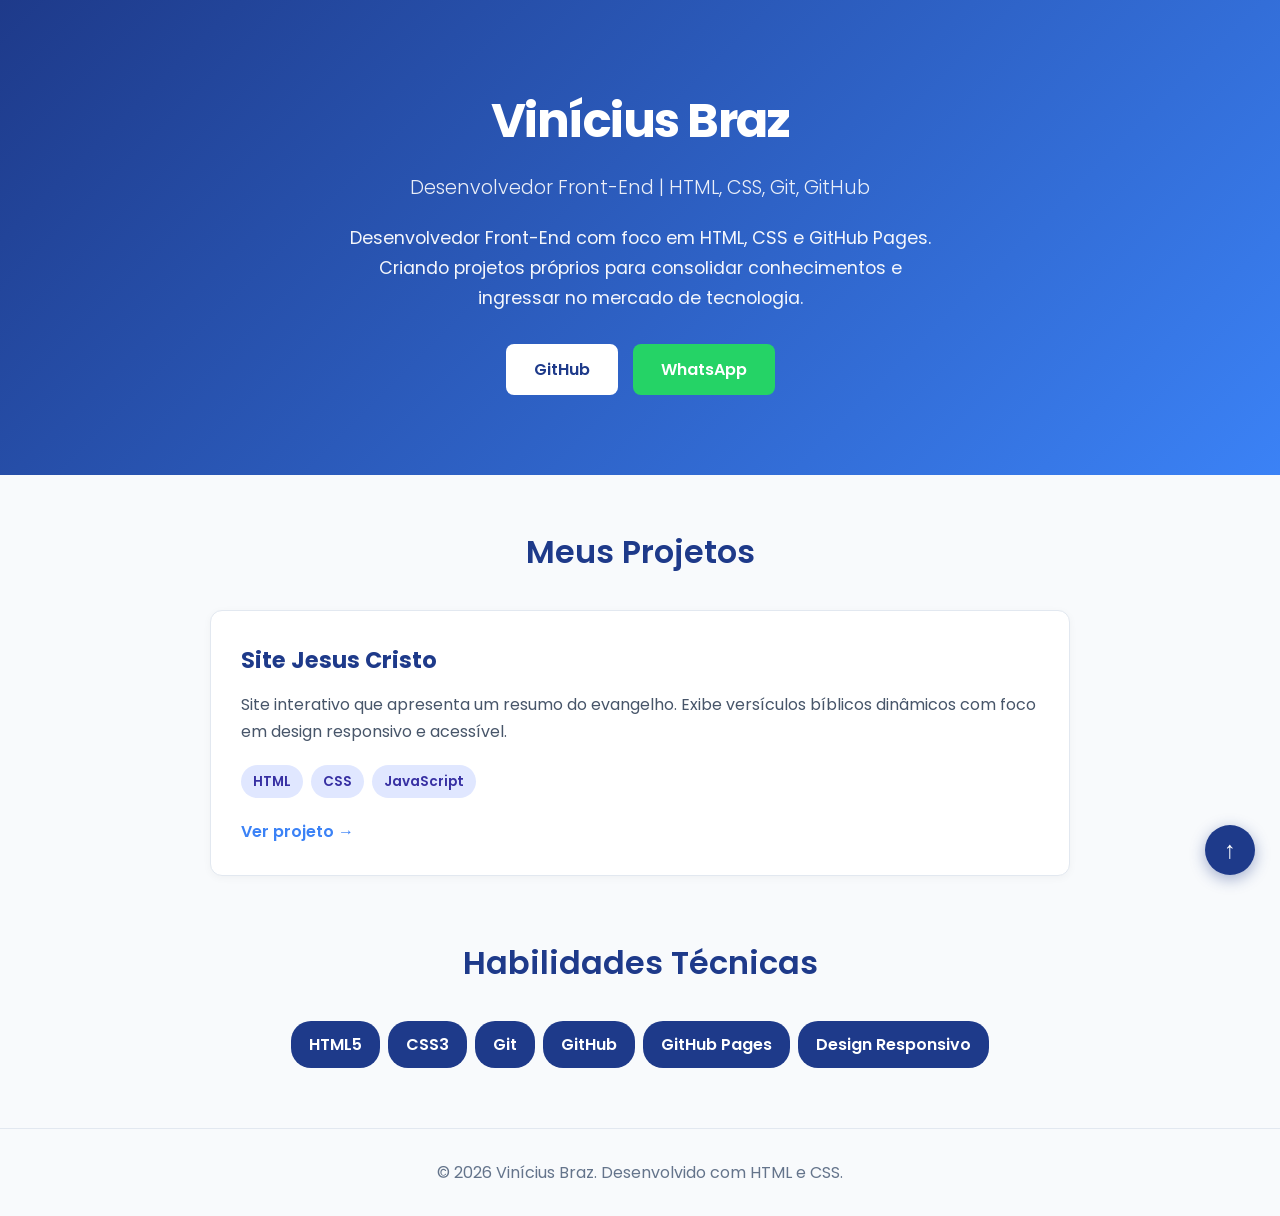
<file: index.html>
<!DOCTYPE html>
<html lang="pt-BR">
<head>
  <meta charset="UTF-8">
  <meta name="viewport" content="width=device-width, initial-scale=1.0">
  <title>Vinícius Braz | Desenvolvedor Front-End</title>
  <link rel="stylesheet" href="style.css">
</head>
<body>
  <header id="topo">
    <div class="container">
      <h1>Vinícius Braz</h1>
      <p class="subtitulo">Desenvolvedor Front-End | HTML, CSS, Git, GitHub</p>
      <p class="bio">Desenvolvedor Front-End com foco em HTML, CSS e GitHub Pages. Criando projetos próprios para consolidar conhecimentos e ingressar no mercado de tecnologia.</p>
      <div class="botoes-contato">
        <a href="https://github.com/viniciusbraaz44" target="_blank" class="btn btn-github">GitHub</a>
        <a href="https://wa.me/5512992101751" target="_blank" class="btn btn-whatsapp">WhatsApp</a>
      </div>
    </div>
  </header>

  <main class="container">
    <section id="projetos">
      <h2>Meus Projetos</h2>
      <div class="grid-projetos">
        
        <div class="card-projeto">
          <h3>Site Jesus Cristo</h3>
          <p>Site interativo que apresenta um resumo do evangelho. Exibe versículos bíblicos dinâmicos com foco em design responsivo e acessível.</p>
          <div class="tags">
            <span>HTML</span><span>CSS</span><span>JavaScript</span>
          </div>
          <a href="https://viniciusbraaz44.github.io/portfolio/Projeto1/index.html" target="_blank">Ver projeto →</a>
        </div>

        <!-- Cola mais cards aqui quando fizer novos projetos -->

      </div>
    </section>

    <section id="habilidades">
      <h2>Habilidades Técnicas</h2>
      <div class="tags">
        <span>HTML5</span>
        <span>CSS3</span>
        <span>Git</span>
        <span>GitHub</span>
        <span>GitHub Pages</span>
        <span>Design Responsivo</span>
      </div>
    </section>
  </main>

  <footer>
    <p>© 2026 Vinícius Braz. Desenvolvido com HTML e CSS.</p>
  </footer>

  <a href="#topo" class="btn-topo">↑</a>
</body>
</html>
</file>
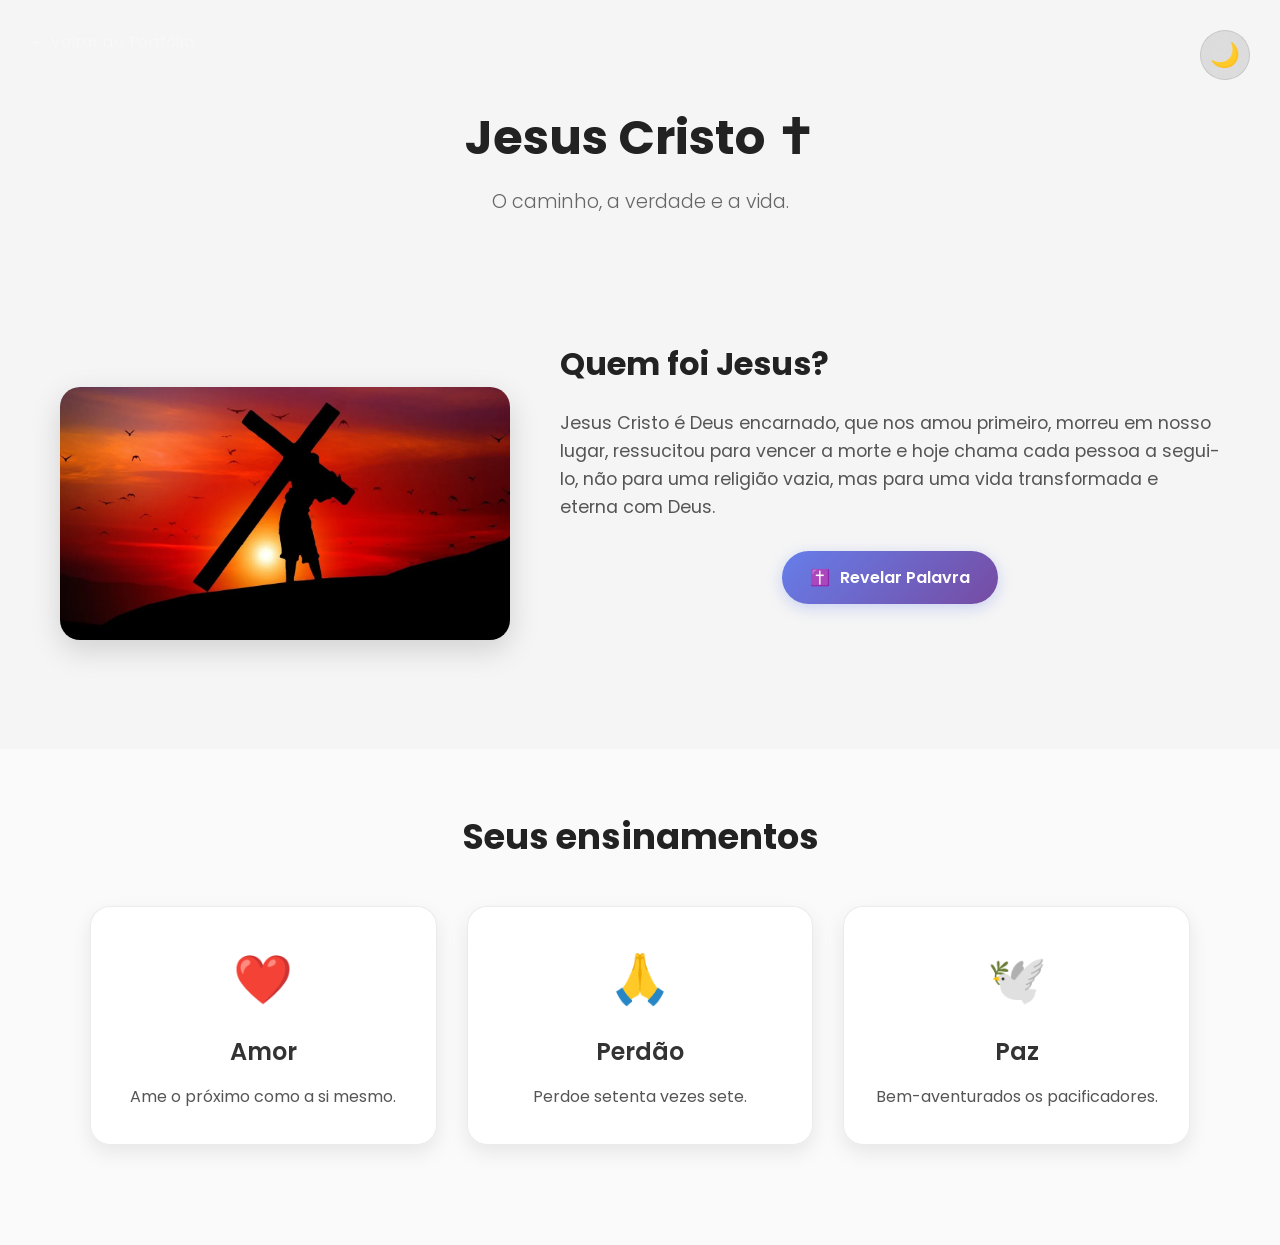
<file: Projeto1/index.html>
<!DOCTYPE html>
<html lang="pt-BR">
<head>
    <meta charset="UTF-8">
    <meta name="viewport" content="width=device-width, initial-scale=1.0">
    <title>Jesus Cristo</title>
    <link rel="stylesheet" href="style.css">
</head>
<body> 
    <button id="modo-btn" onclick="trocarModo()">🌙</button>
    
    <a href="https://viniciusbraaz44.github.io/portfolio/" style="position: fixed; top: 30px; left: 30px; color: #fff; font-family: 'Poppins', sans-serif; font-weight: 200; font-size: 15px; letter-spacing: 0.8px; text-decoration: none; opacity: 0.6; z-index: 1000; transition: all 0.3s ease;" onmouseover="this.style.opacity='1'; this.style.letterSpacing='1.5px'" onmouseout="this.style.opacity='0.6'; this.style.letterSpacing='0.8px'">
        ← Voltar ao Portfólio
    </a>

    <header>
        <h1>Jesus Cristo ✝</h1>
        <p>O caminho, a verdade e a vida.</p>
    </header>

    <section class="sobre">
        <img src="Imagens/jesus-cristo-quem-foi-e-sua-real-missao-na-terra-pascoa-ressuscitou.webp" alt="Jesus">
        <div>
            <h2>Quem foi Jesus?</h2>
            <p>
                Jesus Cristo é Deus encarnado, que nos amou primeiro, morreu em nosso lugar, ressucitou para vencer
                a morte e hoje chama cada pessoa a segui-lo, não para uma religião vazia, mas para uma vida transformada
                e eterna com Deus.
            </p>
            
            <div class="versiculo-container">
                <button class="btn-versiculo" onclick="mostrarVersiculo()">
                    <span>✝️</span> Revelar Palavra
                </button>
                <div id="versiculo" class="versiculo-texto"></div>
            </div>
        </div>
    </section>

    <section class="ensinamentos">
        <h2>Seus ensinamentos</h2>
        <div class="cards">
            <div class="card">
                <div class="card-icon">❤️</div>
                <h3>Amor</h3>
                <p>Ame o próximo como a si mesmo.</p>
            </div>
            <div class="card">
                <div class="card-icon">🙏</div>
                <h3>Perdão</h3>
                <p>Perdoe setenta vezes sete.</p>
            </div>
            <div class="card">
                <div class="card-icon">🕊️</div>
                <h3>Paz</h3>
                <p>Bem-aventurados os pacificadores.</p>
            </div>
        </div>
    </section>

    <script>
    // MODO ESCURO
    function trocarModo() {
      document.body.classList.toggle('dark');
      let btn = document.getElementById('modo-btn');
      btn.innerHTML = document.body.classList.contains('dark') ? '☀️' : '🌙';
      localStorage.setItem('modo', document.body.classList.contains('dark') ? 'dark' : 'light');
    }

    // CARREGA MODO SALVO
    document.addEventListener('DOMContentLoaded', function() {
      if(localStorage.getItem('modo') === 'dark') {
        document.body.classList.add('dark');
        document.getElementById('modo-btn').innerHTML = '☀️';
      }
    });

    // BOTÃO VERSÍCULO COM ANIMAÇÃO
    function mostrarVersiculo() {
      const versiculos = [
        "João 3:16 - Porque Deus amou o mundo de tal maneira que deu o seu Filho unigênito, para que todo aquele que nele crê não pereça, mas tenha a vida eterna.",
        "Filipenses 4:13 - Tudo posso naquele que me fortalece.",
        "Salmos 23:1 - O Senhor é o meu pastor, nada me faltará.",
        "Jeremias 29:11 - Porque eu bem sei os pensamentos que penso de vós, diz o Senhor.",
        "Romanos 8:28 - E sabemos que todas as coisas contribuem juntamente para o bem daqueles que amam a Deus.",
        "Mateus 11:28 - Vinde a mim, todos os que estais cansados e oprimidos, e eu vos aliviarei."
      ];
      
      let aleatorio = versiculos[Math.floor(Math.random() * versiculos.length)];
      let divVersiculo = document.getElementById('versiculo');
      
      divVersiculo.classList.remove('show');
      setTimeout(() => {
        divVersiculo.innerText = aleatorio;
        divVersiculo.classList.add('show');
      }, 300);
    }
    </script>
</body>
</html>
</file>
<file: style.css>
/* ===== FONTE E RESET ===== */
@import url('https://fonts.googleapis.com/css2?family=Poppins:wght@300;400;600;700&display=swap');

* {
  margin: 0;
  padding: 0;
  box-sizing: border-box;
  font-family: 'Poppins', sans-serif;
  scroll-behavior: smooth;
}

body {
  background: #f8fafc;
  color: #1e293b;
  line-height: 1.7;
}

.container {
  max-width: 900px;
  margin: 0 auto;
  padding: 0 20px;
}

/* ===== HEADER HERO ===== */
header {
  background: linear-gradient(135deg, #1e3a8a 0%, #3b82f6 100%);
  color: white;
  padding: 80px 0;
  text-align: center;
  margin-bottom: 50px;
}

h1 {
  font-weight: 700;
  font-size: 3rem;
  letter-spacing: -1.5px;
  margin-bottom: 10px;
}

.subtitulo {
  font-size: 1.2rem;
  font-weight: 300;
  opacity: 0.9;
  margin-bottom: 20px;
}

.bio {
  max-width: 600px;
  margin: 0 auto 30px;
  font-size: 1.1rem;
  opacity: 0.95;
}

.botoes-contato {
  display: flex;
  gap: 15px;
  justify-content: center;
  flex-wrap: wrap;
}

.btn {
  padding: 12px 28px;
  border-radius: 8px;
  text-decoration: none;
  font-weight: 600;
  transition: all 0.3s ease;
}

.btn-github {
  background: white;
  color: #1e3a8a;
}

.btn-whatsapp {
  background: #25D366;
  color: white;
}

.btn:hover {
  transform: translateY(-3px);
  box-shadow: 0 8px 20px rgba(0,0,0,0.2);
}

/* ===== SEÇÕES ===== */
main {
  padding-bottom: 50px;
}

section {
  margin-bottom: 60px;
}

h2 {
  color: #1e3a8a;
  font-weight: 600;
  font-size: 2rem;
  margin-bottom: 30px;
  text-align: center;
}

/* ===== GRID DE PROJETOS ===== */
.grid-projetos {
  display: grid;
  gap: 25px;
}

.card-projeto {
  background: white;
  border: 1px solid #e2e8f0;
  border-radius: 12px;
  padding: 30px;
  transition: all 0.3s ease;
  box-shadow: 0 2px 8px rgba(0,0,0,0.04);
}

.card-projeto:hover {
  transform: translateY(-8px);
  box-shadow: 0 15px 35px rgba(30,58,138,0.15);
  border-color: #3b82f6;
}

.card-projeto h3 {
  color: #1e3a8a;
  margin-bottom: 12px;
  font-size: 1.4rem;
}

.card-projeto p {
  color: #475569;
  margin-bottom: 20px;
}

.tags {
  display: flex;
  gap: 8px;
  flex-wrap: wrap;
  margin-bottom: 20px;
}

.tags span {
  background: #e0e7ff;
  color: #3730a3;
  padding: 5px 12px;
  border-radius: 20px;
  font-size: 0.85rem;
  font-weight: 600;
}

.card-projeto a {
  color: #3b82f6;
  font-weight: 600;
  text-decoration: none;
}

.card-projeto a:hover {
  text-decoration: underline;
}

/* ===== HABILIDADES ===== */
#habilidades .tags {
  justify-content: center;
}

#habilidades .tags span {
  background: #1e3a8a;
  color: white;
  padding: 10px 18px;
  font-size: 1rem;
}

/* ===== FOOTER ===== */
footer {
  text-align: center;
  padding: 30px 0;
  color: #64748b;
  border-top: 1px solid #e2e8f0;
}

/* ===== BOTÃO TOPO ===== */
.btn-topo {
  position: fixed;
  bottom: 25px;
  right: 25px;
  background: #1e3a8a;
  color: white;
  width: 50px;
  height: 50px;
  border-radius: 50%;
  text-decoration: none;
  font-weight: 700;
  font-size: 1.5rem;
  box-shadow: 0 4px 15px rgba(30,58,138,0.4);
  z-index: 100;
  transition: all 0.3s ease;
  display: flex;
  align-items: center;
  justify-content: center;
}

.btn-topo:hover {
  background: #1e40af;
  transform: scale(1.1);
}

/* ===== RESPONSIVO ===== */
@media (max-width: 600px) {
  h1 { font-size: 2.2rem; }
  header { padding: 50px 0; }
  .card-projeto { padding: 20px; }
}
.btn-voltar {
    position: fixed;
    top: 30px;
    left: 30px;
    display: flex;
    align-items: center;
    gap: 8px;
    padding: 12px 20px;
    background: rgba(255, 255, 255, 0.1);
    backdrop-filter: blur(10px);
    border: 1px solid rgba(255, 255, 255, 0.2);
    border-radius: 50px;
    color: #fff;
    text-decoration: none;
    font-family: 'Poppins', sans-serif;
    font-weight: 300;
    font-size: 14px;
    letter-spacing: 0.5px;
    z-index: 1000;
    transition: all 0.3s ease;
}

.btn-voltar:hover {
    background: rgba(255, 255, 255, 0.2);
    border-color: rgba(255, 255, 255, 0.4);
    transform: translateX(-4px);
}

.btn-voltar svg {
    transition: transform 0.3s ease;
}

.btn-voltar:hover svg {
    transform: translateX(-3px);
}

/* Versão mobile */
@media (max-width: 768px) {
    .btn-voltar {
        top: 20px;
        left: 20px;
        padding: 10px 16px;
        font-size: 13px;
  /* Botão Voltar Pro Portfólio */
.voltar-portfolio {
    position: fixed;
    top: 30px;
    left: 30px;
    display: inline-flex;
    align-items: center;
    gap: 10px;
    padding: 0;
    color: #ffffff;
    font-family: 'Poppins', sans-serif;
    font-weight: 200;
    font-size: 15px;
    letter-spacing: 0.8px;
    text-decoration: none;
    opacity: 0.6;
    transition: all 0.4s ease;
    z-index: 1000;
}

.voltar-portfolio .seta {
    font-size: 20px;
    transition: transform 0.4s ease;
}

.voltar-portfolio:hover {
    opacity: 1;
    gap: 14px;
}

.voltar-portfolio:hover .seta {
    transform: translateX(-4px);
}

@media (max-width: 768px) {
    .voltar-portfolio {
        top: 20px;
        left: 20px;
    }
    .voltar-portfolio .texto {
        display: none;
    }
}
/* MODO ESCURO */
body {
  transition: 0.3s;
}

body.dark {
  background: #121212;
  color: #e8e8e8;
}

body.dark header {
  background: #1e1e1e;
}

body.dark a {
  color: #bb86fc;
}

#modo-btn {
  position: fixed;
  top: 15px;
  right: 15px;
  padding: 10px 12px;
  border: none;
  border-radius: 50%;
  cursor: pointer;
  background: #4A90E2;
  color: white;
  font-size: 20px;
  z-index: 999;
  box-shadow: 0 2px 10px rgba(0,0,0,0.2);
}

body.dark #modo-btn {
  background: #bb86fc;
  color: #121212;
}
</file>
<file: Projeto1/style.css>
@import url('https://fonts.googleapis.com/css2?family=Poppins:wght@200;300;400;600;700&display=swap');

* {
  margin: 0;
  padding: 0;
  box-sizing: border-box;
}

body {
  font-family: 'Poppins', sans-serif;
  background: #f5f5f5;
  color: #333;
  line-height: 1.6;
  transition: background 0.3s ease, color 0.3s ease;
}

/* ===== BOTÃO MODO ESCURO ===== */
#modo-btn {
  position: fixed;
  top: 30px;
  right: 30px;
  background: rgba(0, 0, 0, 0.1);
  backdrop-filter: blur(10px);
  border: 1px solid rgba(0, 0, 0, 0.1);
  border-radius: 50%;
  width: 50px;
  height: 50px;
  font-size: 24px;
  cursor: pointer;
  z-index: 1000;
  transition: all 0.3s ease;
}

#modo-btn:hover {
  transform: scale(1.1) rotate(20deg);
  background: rgba(0, 0, 0, 0.2);
}

/* ===== HEADER ===== */
header {
  text-align: center;
  padding: 100px 20px 60px;
}

header h1 {
  font-size: 3rem;
  font-weight: 700;
  margin-bottom: 10px;
  color: #222;
}

header p {
  font-size: 1.2rem;
  color: #666;
  font-weight: 300;
}

/* ===== SECTION SOBRE ===== */
.sobre {
  display: flex;
  align-items: center;
  justify-content: center;
  gap: 50px;
  padding: 60px 20px;
  max-width: 1200px;
  margin: 0 auto;
  flex-wrap: wrap;
}

.sobre img {
  width: 100%;
  max-width: 450px;
  border-radius: 20px;
  box-shadow: 0 10px 30px rgba(0, 0, 0, 0.15);
}

.sobre div {
  flex: 1;
  min-width: 300px;
}

.sobre h2 {
  font-size: 2rem;
  margin-bottom: 20px;
  color: #222;
}

.sobre p {
  font-size: 1.1rem;
  color: #555;
  margin-bottom: 20px;
}

/* ===== BOTÃO VERSÍCULO ===== */
.versiculo-container {
  margin-top: 30px;
  text-align: center;
}

.btn-versiculo {
  background: linear-gradient(135deg, #667eea 0%, #764ba2 100%);
  color: white;
  border: none;
  padding: 14px 28px;
  border-radius: 50px;
  font-size: 16px;
  font-weight: 600;
  font-family: 'Poppins', sans-serif;
  cursor: pointer;
  transition: all 0.3s ease;
  box-shadow: 0 4px 15px rgba(102, 126, 234, 0.3);
  display: inline-flex;
  align-items: center;
  gap: 10px;
}

.btn-versiculo:hover {
  transform: translateY(-3px);
  box-shadow: 0 8px 25px rgba(102, 126, 234, 0.5);
}

.btn-versiculo:active {
  transform: translateY(-1px);
}

.versiculo-texto {
  margin-top: 25px;
  padding: 20px 25px;
  min-height: 60px;
  background: rgba(255, 255, 255, 0.9);
  backdrop-filter: blur(10px);
  border-radius: 15px;
  border: 1px solid rgba(0, 0, 0, 0.1);
  font-size: 17px;
  font-style: italic;
  line-height: 1.6;
  color: #333;
  opacity: 0;
  transform: translateY(20px);
  transition: all 0.5s ease;
  max-width: 600px;
  margin-left: auto;
  margin-right: auto;
  box-shadow: 0 5px 15px rgba(0, 0, 0, 0.08);
}

.versiculo-texto.show {
  opacity: 1;
  transform: translateY(0);
}

/* ===== SECTION ENSINAMENTOS ===== */
.ensinamentos {
  padding: 60px 20px 100px;
  text-align: center;
  background: #fafafa;
}

.ensinamentos h2 {
  font-size: 2.2rem;
  margin-bottom: 40px;
  font-weight: 700;
  color: #222;
}

.cards {
  display: grid;
  grid-template-columns: repeat(auto-fit, minmax(280px, 1fr));
  gap: 30px;
  max-width: 1100px;
  margin: 0 auto;
}

.card {
  background: rgba(255, 255, 255, 0.9);
  backdrop-filter: blur(10px);
  border: 1px solid rgba(0, 0, 0, 0.08);
  border-radius: 20px;
  padding: 35px 25px;
  transition: all 0.4s ease;
  box-shadow: 0 8px 20px rgba(0, 0, 0, 0.08);
}

.card:hover {
  transform: translateY(-10px);
  box-shadow: 0 15px 35px rgba(0, 0, 0, 0.15);
  border: 1px solid rgba(102, 126, 234, 0.4);
}

.card-icon {
  font-size: 3rem;
  margin-bottom: 15px;
  transition: transform 0.3s ease;
}

.card:hover .card-icon {
  transform: scale(1.2) rotate(5deg);
}

.card h3 {
  font-size: 1.5rem;
  margin-bottom: 12px;
  font-weight: 600;
  color: #333;
}

.card p {
  font-size: 1rem;
  line-height: 1.6;
  color: #555;
}

/* ======================================
   MODO ESCURO - TUDO AQUI
   ====================================== */
body.dark {
  background: #121212;
  color: #e0e0e0;
}

body.dark #modo-btn {
  background: rgba(255, 255, 255, 0.1);
  border: 1px solid rgba(255, 255, 255, 0.1);
}

body.dark #modo-btn:hover {
  background: rgba(255, 255, 255, 0.2);
}

body.dark header h1 {
  color: #f5f5f5;
}

body.dark header p {
  color: #b0b0b0;
}

body.dark .sobre h2 {
  color: #f5f5f5;
}

body.dark .sobre p {
  color: #b0b0b0;
}

body.dark .sobre img {
  box-shadow: 0 10px 30px rgba(0, 0, 0, 0.5);
}

body.dark .btn-versiculo {
  background: linear-gradient(135deg, #bb86fc 0%, #9d6dff 100%);
  box-shadow: 0 4px 15px rgba(187, 134, 252, 0.3);
}

body.dark .btn-versiculo:hover {
  box-shadow: 0 8px 25px rgba(187, 134, 252, 0.5);
}

body.dark .versiculo-texto {
  background: rgba(30, 30, 30, 0.6);
  border: 1px solid rgba(255, 255, 255, 0.1);
  color: #e0e0e0;
  box-shadow: 0 5px 15px rgba(0, 0, 0, 0.3);
}

body.dark .ensinamentos {
  background: #1a1a1a;
}

body.dark .ensinamentos h2 {
  color: #e0e0e0;
}

body.dark .card {
  background: rgba(30, 30, 30, 0.6);
  border: 1px solid rgba(255, 255, 255, 0.1);
  box-shadow: 0 8px 20px rgba(0, 0, 0, 0.3);
}

body.dark .card:hover {
  border: 1px solid rgba(187, 134, 252, 0.4);
  box-shadow: 0 15px 35px rgba(0, 0, 0, 0.5);
}

body.dark .card h3 {
  color: #f5f5f5;
}

body.dark .card p {
  color: #b0b0b0;
}

/* ===== RESPONSIVO ===== */
@media (max-width: 768px) {
  header h1 {
    font-size: 2.2rem;
  }
  
  .sobre {
    flex-direction: column;
    gap: 30px;
  }
  
  .cards {
    grid-template-columns: 1fr;
    gap: 20px;
  }
  
  .ensinamentos h2 {
    font-size: 1.8rem;
  }
  
  #modo-btn {
    top: 20px;
    right: 20px;
    width: 45px;
    height: 45px;
  }
}
</file>
